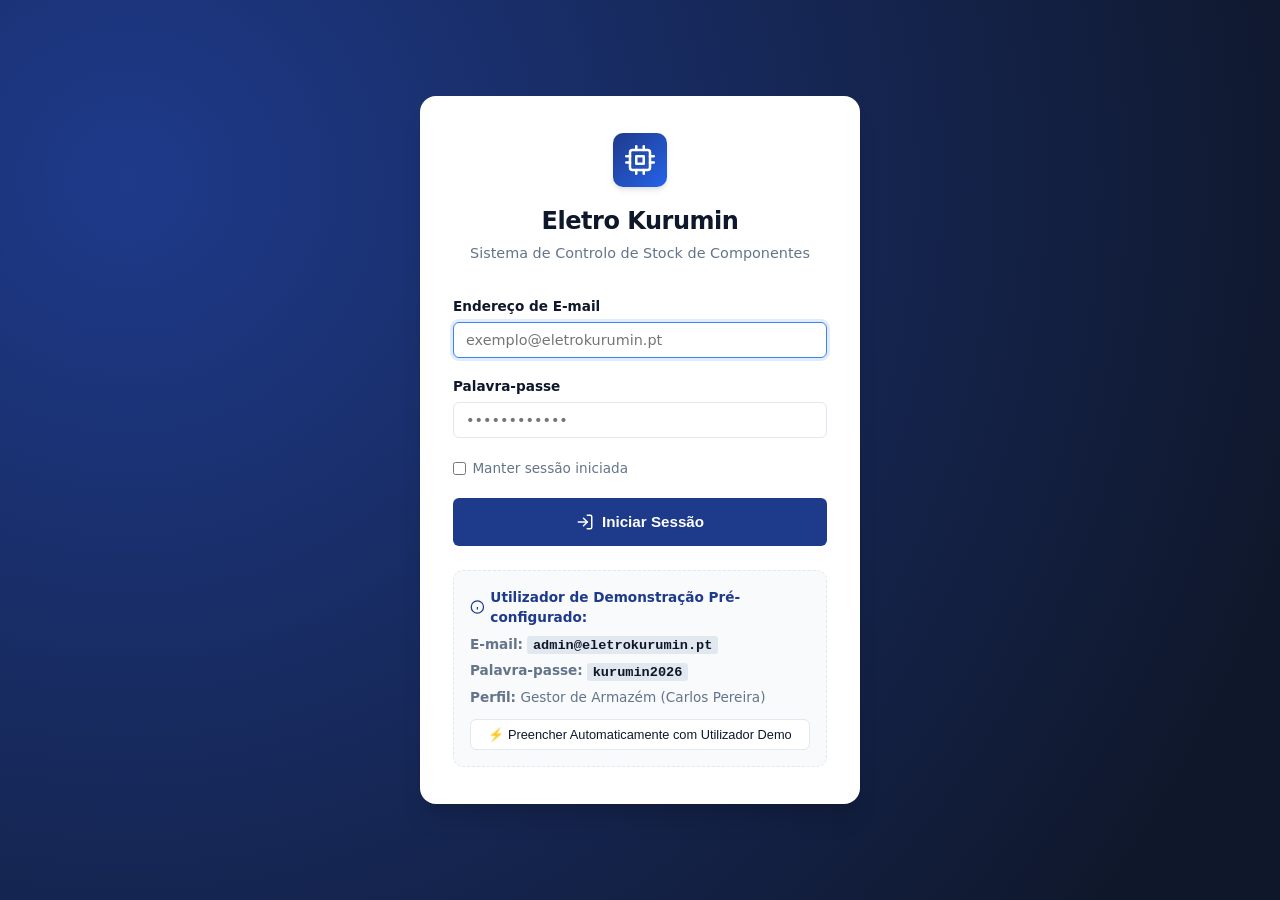
<file: atividade/index.html>
<!DOCTYPE html>
<html lang="pt-PT">
<head>
  <meta charset="UTF-8">
  <meta name="viewport" content="width=device-width, initial-scale=1.0">
  <title>Eletro Kurumin - Gestão de Stock de Componentes</title>
  <link rel="stylesheet" href="css/styles.css">
  <script src="js/auth.js"></script>
  <script>
    // Executa imediatamente para evitar cintilação da página se não estiver autenticado
    Auth.protegerPagina();
  </script>
</head>
<body>

  <!-- Barra de Navegação Superior -->
  <header class="navbar">
    <div class="navbar-container">
      <a href="index.html" class="brand">
        <div class="brand-icon">
          <svg viewBox="0 0 24 24" fill="none" stroke="currentColor" stroke-width="2" stroke-linecap="round" stroke-linejoin="round">
            <rect x="4" y="4" width="16" height="16" rx="2"></rect>
            <rect x="9" y="9" width="6" height="6"></rect>
            <line x1="9" y1="1" x2="9" y2="4"></line>
            <line x1="15" y1="1" x2="15" y2="4"></line>
            <line x1="9" y1="20" x2="9" y2="23"></line>
            <line x1="15" y1="20" x2="15" y2="23"></line>
            <line x1="20" y1="9" x2="23" y2="9"></line>
            <line x1="20" y1="14" x2="23" y2="14"></line>
            <line x1="1" y1="9" x2="4" y2="9"></line>
            <line x1="1" y1="14" x2="4" y2="14"></line>
          </svg>
        </div>
        <div class="brand-text">
          <span class="brand-title">Eletro Kurumin</span>
          <span class="brand-subtitle">Controlo de Stock</span>
        </div>
      </a>

      <nav>
        <ul class="nav-links">
          <li>
            <a href="index.html" class="nav-link active">
              <svg width="18" height="18" viewBox="0 0 24 24" fill="none" stroke="currentColor" stroke-width="2">
                <rect x="3" y="3" width="7" height="7"></rect>
                <rect x="14" y="3" width="7" height="7"></rect>
                <rect x="14" y="14" width="7" height="7"></rect>
                <rect x="3" y="14" width="7" height="7"></rect>
              </svg>
              Gestão de Componentes
            </a>
          </li>
          <li>
            <a href="relatorio.html" class="nav-link">
              <svg width="18" height="18" viewBox="0 0 24 24" fill="none" stroke="currentColor" stroke-width="2">
                <path d="M14 2H6a2 2 0 0 0-2 2v16a2 2 0 0 0 2 2h12a2 2 0 0 0 2-2V8z"></path>
                <polyline points="14 2 14 8 20 8"></polyline>
                <line x1="16" y1="13" x2="8" y2="13"></line>
                <line x1="16" y1="17" x2="8" y2="17"></line>
                <polyline points="10 9 9 9 8 9"></polyline>
              </svg>
              Relatório Detalhado
            </a>
          </li>
        </ul>
      </nav>

      <div class="nav-user">
        <div class="user-badge">
          <div class="user-avatar" id="header-user-avatar">CP</div>
          <span class="user-name" id="header-user-name">Carlos Pereira</span>
        </div>
        <button class="btn btn-secondary btn-sm btn-logout" title="Terminar sessão">
          <svg width="16" height="16" viewBox="0 0 24 24" fill="none" stroke="currentColor" stroke-width="2">
            <path d="M9 21H5a2 2 0 0 1-2-2V5a2 2 0 0 1 2-2h4"></path>
            <polyline points="16 17 21 12 16 7"></polyline>
            <line x1="21" y1="12" x2="9" y2="12"></line>
          </svg>
          Sair
        </button>
      </div>
    </div>
  </header>

  <!-- Conteúdo Principal -->
  <main class="main-wrapper">

    <!-- Cabeçalho da Página e Ações de Topo -->
    <div class="page-header">
      <div class="page-title">
        <h1>Gestão de Componentes Eletrónicos</h1>
        <p>Inventário em tempo real, registo e atualização de referências em armazém</p>
      </div>
      <div class="page-actions">
        <button type="button" id="btn-restaurar-demo" class="btn btn-secondary" title="Repor stock original de demonstração">
          <svg width="18" height="18" viewBox="0 0 24 24" fill="none" stroke="currentColor" stroke-width="2">
            <polyline points="1 4 1 10 7 10"></polyline>
            <path d="M3.51 15a9 9 0 1 0 2.13-9.36L1 10"></path>
          </svg>
          Repor Demo
        </button>
        <button type="button" id="btn-novo-componente" class="btn btn-primary">
          <svg width="18" height="18" viewBox="0 0 24 24" fill="none" stroke="currentColor" stroke-width="2">
            <line x1="12" y1="5" x2="12" y2="19"></line>
            <line x1="5" y1="12" x2="19" y2="12"></line>
          </svg>
          Novo Componente
        </button>
      </div>
    </div>

    <!-- Indicadores Rápidos (KPIs) -->
    <section class="stats-grid">
      <div class="stat-card">
        <div class="stat-icon blue">
          <svg viewBox="0 0 24 24" fill="none" stroke="currentColor" stroke-width="2">
            <path d="M21 16V8a2 2 0 0 0-1-1.73l-7-4a2 2 0 0 0-2 0l-7 4A2 2 0 0 0 3 8v8a2 2 0 0 0 1 1.73l7 4a2 2 0 0 0 2 0l7-4A2 2 0 0 0 21 16z"></path>
          </svg>
        </div>
        <div class="stat-info">
          <span class="stat-label">Total de Referências</span>
          <span class="stat-value" id="stat-total-ref">0</span>
          <span class="stat-sub">Modelos de componentes</span>
        </div>
      </div>

      <div class="stat-card">
        <div class="stat-icon blue">
          <svg viewBox="0 0 24 24" fill="none" stroke="currentColor" stroke-width="2">
            <line x1="16.5" y1="9.4" x2="7.5" y2="4.21"></line>
            <path d="M21 16V8a2 2 0 0 0-1-1.73l-7-4a2 2 0 0 0-2 0l-7 4A2 2 0 0 0 3 8v8a2 2 0 0 0 1 1.73l7 4a2 2 0 0 0 2 0l7-4A2 2 0 0 0 21 16z"></path>
            <polyline points="3.27 6.96 12 12.01 20.73 6.96"></polyline>
            <line x1="12" y1="22.08" x2="12" y2="12"></line>
          </svg>
        </div>
        <div class="stat-info">
          <span class="stat-label">Total de Peças</span>
          <span class="stat-value" id="stat-total-pecas">0</span>
          <span class="stat-sub">Unidades físicas em armazém</span>
        </div>
      </div>

      <div class="stat-card highlight-green">
        <div class="stat-icon green">
          <svg viewBox="0 0 24 24" fill="none" stroke="currentColor" stroke-width="2">
            <line x1="12" y1="1" x2="12" y2="23"></line>
            <path d="M17 5H9.5a3.5 3.5 0 0 0 0 7h5a3.5 3.5 0 0 1 0 7H6"></path>
          </svg>
        </div>
        <div class="stat-info">
          <span class="stat-label">Valor Total do Stock</span>
          <span class="stat-value primary-highlight" id="stat-valor-total">0,00 €</span>
          <span class="stat-sub">Soma de (Quantidade × Preço)</span>
        </div>
      </div>

      <div class="stat-card highlight-amber">
        <div class="stat-icon amber">
          <svg viewBox="0 0 24 24" fill="none" stroke="currentColor" stroke-width="2">
            <path d="M10.29 3.86L1.82 18a2 2 0 0 0 1.71 3h16.94a2 2 0 0 0 1.71-3L13.71 3.86a2 2 0 0 0-3.42 0z"></path>
            <line x1="12" y1="9" x2="12" y2="13"></line>
            <line x1="12" y1="17" x2="12.01" y2="17"></line>
          </svg>
        </div>
        <div class="stat-info">
          <span class="stat-label">Alerta de Stock Baixo</span>
          <span class="stat-value" id="stat-stock-baixo" style="color: var(--color-amber);">0</span>
          <span class="stat-sub">Componentes com ≤ 15 un.</span>
        </div>
      </div>
    </section>

    <!-- Cartão com Filtros e Tabela de Stock -->
    <div class="card">
      <div class="toolbar">
        <div class="toolbar-filters">
          <!-- Campo de Pesquisa em Tempo Real -->
          <div class="search-box">
            <svg viewBox="0 0 24 24" fill="none" stroke="currentColor" stroke-width="2">
              <circle cx="11" cy="11" r="8"></circle>
              <line x1="21" y1="21" x2="16.65" y2="16.65"></line>
            </svg>
            <input type="text" id="input-pesquisa" placeholder="Pesquisar por código, nome ou localização...">
          </div>

          <!-- Filtro por Categoria -->
          <select id="filtro-categoria" class="select-filter">
            <option value="">Todas as Categorias</option>
          </select>

          <!-- Filtro por Nível de Stock -->
          <select id="filtro-stock" class="select-filter">
            <option value="">Todos os Níveis</option>
            <option value="baixo">Apenas Stock Baixo (≤ 15 un.)</option>
            <option value="normal">Stock Normal (&gt; 15 un.)</option>
          </select>
        </div>

        <div style="font-size: 0.85rem; color: var(--color-text-muted);">
          Atualização automática no navegador
        </div>
      </div>

      <!-- Tabela de Componentes -->
      <div class="table-responsive">
        <table class="data-table">
          <thead>
            <tr>
              <th>Código / Ref.</th>
              <th>Designação do Componente</th>
              <th>Categoria</th>
              <th>Quantidade</th>
              <th>Preço Unit.</th>
              <th>Valor Total</th>
              <th>Localização</th>
              <th style="text-align: center;">Ações</th>
            </tr>
          </thead>
          <tbody id="stock-table-body">
            <!-- As linhas são inseridas via JavaScript -->
          </tbody>
        </table>

        <!-- Estado Vazio (Sem resultados) -->
        <div id="empty-state" class="empty-state" style="display: none;">
          <svg viewBox="0 0 24 24" fill="none" stroke="currentColor" stroke-width="1.5">
            <circle cx="12" cy="12" r="10"></circle>
            <line x1="8" y1="12" x2="16" y2="12"></line>
          </svg>
          <h3>Nenhum componente encontrado</h3>
          <p>Tente ajustar os termos de pesquisa ou os filtros aplicados.</p>
        </div>
      </div>
    </div>
  </main>

  <!-- Rodapé -->
  <footer class="footer">
    <div class="footer-content">
      <span><strong>Eletro Kurumin</strong> — Sistema Integrado de Gestão de Armazém</span>
      <span>Versão 1.0 (Produção) &bull; Desenvolvido em HTML5, CSS3 e JavaScript Puro</span>
    </div>
  </footer>

  <!-- =========================================================================
       MODAL 1: Registar / Editar Componente
       ========================================================================= -->
  <div class="modal-overlay" id="modal-componente">
    <div class="modal-card">
      <div class="modal-header">
        <h2 id="modal-titulo">Registar Novo Componente</h2>
        <button type="button" class="modal-close" id="btn-fechar-modal" title="Fechar">
          <svg width="20" height="20" viewBox="0 0 24 24" fill="none" stroke="currentColor" stroke-width="2">
            <line x1="18" y1="6" x2="6" y2="18"></line>
            <line x1="6" y1="6" x2="18" y2="18"></line>
          </svg>
        </button>
      </div>

      <form id="form-componente">
        <div class="modal-body">
          <input type="hidden" id="comp-id">

          <div class="form-grid">
            <!-- Código / Referência -->
            <div class="form-group">
              <label class="form-label" for="comp-codigo">
                Código / Referência <span class="required">*</span>
              </label>
              <input 
                type="text" 
                id="comp-codigo" 
                class="form-input" 
                placeholder="Ex: RES-10K-0805" 
                required
                autocomplete="off"
              >
              <span class="form-hint">Identificador único de armazém.</span>
            </div>

            <!-- Categoria -->
            <div class="form-group">
              <label class="form-label" for="comp-categoria">
                Categoria <span class="required">*</span>
              </label>
              <select id="comp-categoria" class="form-select" required>
                <option value="">Selecione uma categoria...</option>
                <option value="Passivos">Passivos (Resistências, Condensadores, Indutores)</option>
                <option value="Semicondutores">Semicondutores (Díodos, Transístores, FETs)</option>
                <option value="Circuitos Integrados">Circuitos Integrados &amp; MCUs</option>
                <option value="Sensores">Sensores e Transdutores</option>
                <option value="Optoeletrónica">Optoeletrónica (LEDs, Displays, Acopladores)</option>
                <option value="Eletromecânicos">Eletromecânicos (Relés, Interruptores)</option>
                <option value="Conectores">Conectores, Bornes e Cabos</option>
                <option value="Alimentação & Baterias">Alimentação &amp; Reguladores de Tensão</option>
              </select>
            </div>

            <!-- Nome / Designação -->
            <div class="form-group col-span-2">
              <label class="form-label" for="comp-nome">
                Designação do Componente <span class="required">*</span>
              </label>
              <input 
                type="text" 
                id="comp-nome" 
                class="form-input" 
                placeholder="Ex: Resistor SMD 10kΩ 1/8W 1%" 
                required
              >
            </div>

            <!-- Quantidade em Stock -->
            <div class="form-group">
              <label class="form-label" for="comp-quantidade">
                Quantidade em Stock <span class="required">*</span>
              </label>
              <input 
                type="number" 
                id="comp-quantidade" 
                class="form-input" 
                placeholder="0" 
                min="0" 
                step="1" 
                required
              >
              <span class="form-hint">Número inteiro não negativo (≥ 0).</span>
            </div>

            <!-- Preço Unitário -->
            <div class="form-group">
              <label class="form-label" for="comp-preco">
                Preço Unitário (€) <span class="required">*</span>
              </label>
              <input 
                type="number" 
                id="comp-preco" 
                class="form-input" 
                placeholder="0.00" 
                min="0.01" 
                step="0.01" 
                required
              >
              <span class="form-hint">Valor positivo estrito (&gt; 0,00 €).</span>
            </div>

            <!-- Localização no Armazém -->
            <div class="form-group col-span-2">
              <label class="form-label" for="comp-localizacao">
                Localização no Armazém <span class="required">*</span>
              </label>
              <input 
                type="text" 
                id="comp-localizacao" 
                class="form-input" 
                placeholder="Ex: Gaveta A-01, Prateleira 3, Caixa B" 
                required
              >
            </div>

            <!-- Observações Técnicas -->
            <div class="form-group col-span-2">
              <label class="form-label" for="comp-descricao">Observações / Encapsulamento (Opcional)</label>
              <textarea 
                id="comp-descricao" 
                class="form-textarea" 
                rows="2" 
                placeholder="Ex: Encapsulamento DIP-8, tolerância 1%, tensão máxima 50V..."
              ></textarea>
            </div>
          </div>
        </div>

        <div class="modal-footer">
          <button type="button" class="btn btn-secondary" id="btn-cancelar-modal">Cancelar</button>
          <button type="submit" class="btn btn-primary" id="btn-guardar-componente">
            <svg width="18" height="18" viewBox="0 0 24 24" fill="none" stroke="currentColor" stroke-width="2">
              <path d="M19 21H5a2 2 0 0 1-2-2V5a2 2 0 0 1 2-2h11l5 5v11a2 2 0 0 1-2 2z"></path>
              <polyline points="17 21 17 13 7 13 7 21"></polyline>
              <polyline points="7 3 7 8 15 8"></polyline>
            </svg>
            Guardar Componente
          </button>
        </div>
      </form>
    </div>
  </div>

  <!-- =========================================================================
       MODAL 2: Confirmação de Eliminação
       ========================================================================= -->
  <div class="modal-overlay" id="modal-eliminar">
    <div class="modal-card" style="max-width: 440px;">
      <div class="modal-header">
        <h2>Eliminar Componente</h2>
        <button type="button" class="modal-close" id="btn-fechar-modal-eliminar" title="Fechar">
          <svg width="20" height="20" viewBox="0 0 24 24" fill="none" stroke="currentColor" stroke-width="2">
            <line x1="18" y1="6" x2="6" y2="18"></line>
            <line x1="6" y1="6" x2="18" y2="18"></line>
          </svg>
        </button>
      </div>
      <div class="modal-body">
        <p style="color: var(--color-text-main); margin-bottom: 0.85rem;">
          Tem a certeza de que deseja eliminar o seguinte componente do inventário?
        </p>
        <div style="background-color: #fef2f2; border: 1px solid #fee2e2; padding: 0.85rem 1rem; border-radius: var(--radius-sm); margin-bottom: 1rem;">
          <strong id="eliminar-comp-nome" style="color: var(--color-danger); display: block;">Nome do Componente</strong>
          <span style="font-size: 0.85rem; color: var(--color-text-muted);">
            Código: <code id="eliminar-comp-codigo" style="font-weight: 600;">COD-000</code>
          </span>
        </div>
        <p style="font-size: 0.85rem; color: var(--color-text-muted);">
          Esta ação é irreversível e removerá o registo do armazém da Eletro Kurumin.
        </p>
      </div>
      <div class="modal-footer">
        <button type="button" class="btn btn-secondary" id="btn-cancelar-eliminar">Cancelar</button>
        <button type="button" class="btn btn-danger" id="btn-confirmar-eliminar">
          <svg width="18" height="18" viewBox="0 0 24 24" fill="none" stroke="currentColor" stroke-width="2">
            <polyline points="3 6 5 6 21 6"></polyline>
            <path d="M19 6v14a2 2 0 0 1-2 2H7a2 2 0 0 1-2-2V6m3 0V4a2 2 0 0 1 2-2h4a2 2 0 0 1 2 2v2"></path>
          </svg>
          Sim, Eliminar
        </button>
      </div>
    </div>
  </div>

  <!-- Contentor para Notificações Flutuantes (Toasts) -->
  <div id="toast-container" class="toast-container"></div>

  <!-- Scripts -->
  <script src="js/storage.js"></script>
  <script src="js/stock.js"></script>
</body>
</html>
</file>
<file: atividade/css/styles.css>
/* ==========================================================================
   Eletro Kurumin - Sistema de Controlo de Stock de Componentes Eletrónicos
   Ficheiro: styles.css
   Descrição: Estilos modernos, responsivos e profissionais em CSS puro
   ========================================================================== */

/* --------------------------------------------------------------------------
   1. Variáveis e Reset Global
   -------------------------------------------------------------------------- */
:root {
  --color-primary: #1e3a8a;       /* Azul marinho industrial */
  --color-primary-hover: #172554;
  --color-accent: #2563eb;        /* Azul elétrico */
  --color-accent-light: #dbeafe;
  --color-amber: #d97706;         /* Alerta e stock baixo */
  --color-amber-light: #fef3c7;
  --color-success: #059669;       /* Sucesso e valor financeiro */
  --color-success-light: #d1fae5;
  --color-danger: #dc2626;        /* Eliminação e erros */
  --color-danger-light: #fee2e2;

  --color-bg: #f8fafc;            /* Fundo geral da página */
  --color-surface: #ffffff;       /* Cartões e superfícies */
  --color-border: #e2e8f0;        /* Linhas e separadores */
  --color-border-focus: #3b82f6;

  --color-text-main: #0f172a;     /* Texto de alto contraste */
  --color-text-muted: #64748b;    /* Texto secundário */
  --color-text-light: #94a3b8;

  --radius-sm: 6px;
  --radius-md: 10px;
  --radius-lg: 16px;

  --shadow-sm: 0 1px 2px 0 rgba(0, 0, 0, 0.05);
  --shadow-md: 0 4px 6px -1px rgba(0, 0, 0, 0.1), 0 2px 4px -2px rgba(0, 0, 0, 0.08);
  --shadow-lg: 0 10px 15px -3px rgba(0, 0, 0, 0.1), 0 4px 6px -4px rgba(0, 0, 0, 0.08);
  --shadow-xl: 0 20px 25px -5px rgba(0, 0, 0, 0.12), 0 8px 10px -6px rgba(0, 0, 0, 0.08);

  --font-sans: system-ui, -apple-system, BlinkMacSystemFont, "Segoe UI", Roboto, "Helvetica Neue", Arial, sans-serif;
  --font-mono: ui-monospace, SFMono-Regular, Menlo, Monaco, Consolas, "Liberation Mono", monospace;
  --transition: all 0.2s ease-in-out;
}

*, *::before, *::after {
  box-sizing: border-box;
  margin: 0;
  padding: 0;
}

body {
  font-family: var(--font-sans);
  background-color: var(--color-bg);
  color: var(--color-text-main);
  line-height: 1.5;
  min-height: 100vh;
  display: flex;
  flex-direction: column;
}

/* --------------------------------------------------------------------------
   2. Barra Superior de Navegação (Navbar)
   -------------------------------------------------------------------------- */
.navbar {
  background-color: var(--color-surface);
  border-bottom: 1px solid var(--color-border);
  position: sticky;
  top: 0;
  z-index: 100;
  box-shadow: var(--shadow-sm);
}

.navbar-container {
  max-width: 1280px;
  margin: 0 auto;
  padding: 0.75rem 1.5rem;
  display: flex;
  align-items: center;
  justify-content: space-between;
  gap: 1rem;
}

.brand {
  display: flex;
  align-items: center;
  gap: 0.75rem;
  text-decoration: none;
  color: var(--color-primary);
}

.brand-icon {
  width: 38px;
  height: 38px;
  background: linear-gradient(135deg, var(--color-primary), var(--color-accent));
  color: #ffffff;
  border-radius: var(--radius-md);
  display: flex;
  align-items: center;
  justify-content: center;
  box-shadow: var(--shadow-sm);
}

.brand-icon svg {
  width: 22px;
  height: 22px;
  fill: currentColor;
}

.brand-text {
  display: flex;
  flex-direction: column;
}

.brand-title {
  font-size: 1.25rem;
  font-weight: 700;
  letter-spacing: -0.02em;
  color: var(--color-text-main);
  line-height: 1.2;
}

.brand-subtitle {
  font-size: 0.72rem;
  text-transform: uppercase;
  letter-spacing: 0.08em;
  color: var(--color-text-muted);
  font-weight: 600;
}

.nav-links {
  display: flex;
  align-items: center;
  gap: 0.5rem;
  list-style: none;
}

.nav-link {
  display: inline-flex;
  align-items: center;
  gap: 0.4rem;
  padding: 0.5rem 0.85rem;
  border-radius: var(--radius-sm);
  font-size: 0.9rem;
  font-weight: 500;
  color: var(--color-text-muted);
  text-decoration: none;
  transition: var(--transition);
}

.nav-link:hover {
  color: var(--color-primary);
  background-color: var(--color-accent-light);
}

.nav-link.active {
  color: var(--color-primary);
  background-color: var(--color-accent-light);
  font-weight: 600;
}

.nav-user {
  display: flex;
  align-items: center;
  gap: 1rem;
}

.user-badge {
  display: flex;
  align-items: center;
  gap: 0.6rem;
  padding: 0.35rem 0.75rem;
  background-color: #f1f5f9;
  border-radius: 9999px;
  border: 1px solid var(--color-border);
  font-size: 0.85rem;
}

.user-avatar {
  width: 26px;
  height: 26px;
  border-radius: 50%;
  background-color: var(--color-primary);
  color: #fff;
  display: flex;
  align-items: center;
  justify-content: center;
  font-size: 0.75rem;
  font-weight: 600;
}

.user-name {
  font-weight: 600;
  color: var(--color-text-main);
}

/* --------------------------------------------------------------------------
   3. Conteúdo Principal e Layout
   -------------------------------------------------------------------------- */
.main-wrapper {
  max-width: 1280px;
  margin: 0 auto;
  padding: 2rem 1.5rem;
  flex: 1;
  width: 100%;
}

.page-header {
  display: flex;
  flex-wrap: wrap;
  align-items: center;
  justify-content: space-between;
  gap: 1rem;
  margin-bottom: 1.75rem;
}

.page-title h1 {
  font-size: 1.75rem;
  font-weight: 700;
  color: var(--color-text-main);
  letter-spacing: -0.02em;
}

.page-title p {
  color: var(--color-text-muted);
  font-size: 0.95rem;
  margin-top: 0.2rem;
}

.page-actions {
  display: flex;
  align-items: center;
  gap: 0.75rem;
  flex-wrap: wrap;
}

/* --------------------------------------------------------------------------
   4. Botões
   -------------------------------------------------------------------------- */
.btn {
  display: inline-flex;
  align-items: center;
  justify-content: center;
  gap: 0.5rem;
  padding: 0.55rem 1rem;
  font-size: 0.9rem;
  font-weight: 500;
  border-radius: var(--radius-sm);
  border: 1px solid transparent;
  cursor: pointer;
  transition: var(--transition);
  text-decoration: none;
  line-height: 1.4;
  white-space: nowrap;
}

.btn svg {
  width: 18px;
  height: 18px;
}

.btn-primary {
  background-color: var(--color-primary);
  color: #ffffff;
}

.btn-primary:hover {
  background-color: var(--color-primary-hover);
  box-shadow: var(--shadow-sm);
}

.btn-secondary {
  background-color: #ffffff;
  color: var(--color-text-main);
  border-color: var(--color-border);
}

.btn-secondary:hover {
  background-color: #f8fafc;
  border-color: #cbd5e1;
}

.btn-success {
  background-color: var(--color-success);
  color: #ffffff;
}

.btn-success:hover {
  background-color: #047857;
}

.btn-danger {
  background-color: var(--color-danger);
  color: #ffffff;
}

.btn-danger:hover {
  background-color: #b91c1c;
}

.btn-sm {
  padding: 0.35rem 0.65rem;
  font-size: 0.8rem;
}

.btn-icon {
  padding: 0.45rem;
  border-radius: var(--radius-sm);
}

/* --------------------------------------------------------------------------
   5. Cartões de Resumo (KPIs)
   -------------------------------------------------------------------------- */
.stats-grid {
  display: grid;
  grid-template-columns: repeat(auto-fit, minmax(240px, 1fr));
  gap: 1.25rem;
  margin-bottom: 2rem;
}

.stat-card {
  background-color: var(--color-surface);
  border-radius: var(--radius-md);
  padding: 1.25rem 1.5rem;
  border: 1px solid var(--color-border);
  box-shadow: var(--shadow-sm);
  display: flex;
  align-items: center;
  gap: 1.25rem;
  position: relative;
  overflow: hidden;
  transition: var(--transition);
}

.stat-card:hover {
  transform: translateY(-2px);
  box-shadow: var(--shadow-md);
}

.stat-card.highlight {
  border-color: #93c5fd;
  background: linear-gradient(135deg, #ffffff 60%, #eff6ff 100%);
}

.stat-card.highlight-amber {
  border-color: #fde68a;
  background: linear-gradient(135deg, #ffffff 60%, #fffbeb 100%);
}

.stat-card.highlight-green {
  border-color: #a7f3d0;
  background: linear-gradient(135deg, #ffffff 60%, #ecfdf5 100%);
}

.stat-icon {
  width: 48px;
  height: 48px;
  border-radius: var(--radius-md);
  display: flex;
  align-items: center;
  justify-content: center;
  flex-shrink: 0;
}

.stat-icon svg {
  width: 24px;
  height: 24px;
}

.stat-icon.blue {
  background-color: var(--color-accent-light);
  color: var(--color-accent);
}

.stat-icon.green {
  background-color: var(--color-success-light);
  color: var(--color-success);
}

.stat-icon.amber {
  background-color: var(--color-amber-light);
  color: var(--color-amber);
}

.stat-info {
  display: flex;
  flex-direction: column;
}

.stat-label {
  font-size: 0.8rem;
  font-weight: 600;
  color: var(--color-text-muted);
  text-transform: uppercase;
  letter-spacing: 0.04em;
}

.stat-value {
  font-size: 1.55rem;
  font-weight: 700;
  color: var(--color-text-main);
  margin-top: 0.2rem;
  line-height: 1.2;
}

.stat-value.primary-highlight {
  color: var(--color-success);
  font-size: 1.85rem;
  font-weight: 800;
}

.stat-sub {
  font-size: 0.75rem;
  color: var(--color-text-light);
  margin-top: 0.2rem;
}

/* --------------------------------------------------------------------------
   6. Secção de Filtros e Pesquisa
   -------------------------------------------------------------------------- */
.card {
  background-color: var(--color-surface);
  border-radius: var(--radius-md);
  border: 1px solid var(--color-border);
  box-shadow: var(--shadow-sm);
  margin-bottom: 1.75rem;
  overflow: hidden;
}

.card-header {
  padding: 1rem 1.25rem;
  border-bottom: 1px solid var(--color-border);
  display: flex;
  align-items: center;
  justify-content: space-between;
  gap: 1rem;
}

.card-title {
  font-size: 1.05rem;
  font-weight: 600;
  color: var(--color-text-main);
}

.toolbar {
  padding: 1rem 1.25rem;
  display: flex;
  flex-wrap: wrap;
  align-items: center;
  justify-content: space-between;
  gap: 1rem;
  background-color: #fafbfc;
  border-bottom: 1px solid var(--color-border);
}

.toolbar-filters {
  display: flex;
  flex-wrap: wrap;
  align-items: center;
  gap: 0.75rem;
  flex: 1;
}

.search-box {
  position: relative;
  min-width: 260px;
  flex: 1;
  max-width: 380px;
}

.search-box svg {
  position: absolute;
  left: 0.75rem;
  top: 50%;
  transform: translateY(-50%);
  width: 16px;
  height: 16px;
  color: var(--color-text-light);
  pointer-events: none;
}

.search-box input {
  width: 100%;
  padding: 0.5rem 0.75rem 0.5rem 2.25rem;
  font-size: 0.875rem;
  border: 1px solid var(--color-border);
  border-radius: var(--radius-sm);
  background-color: #ffffff;
  color: var(--color-text-main);
  transition: var(--transition);
}

.search-box input:focus {
  outline: none;
  border-color: var(--color-border-focus);
  box-shadow: 0 0 0 3px rgba(59, 130, 246, 0.15);
}

.select-filter {
  padding: 0.5rem 2rem 0.5rem 0.75rem;
  font-size: 0.875rem;
  border: 1px solid var(--color-border);
  border-radius: var(--radius-sm);
  background-color: #ffffff;
  color: var(--color-text-main);
  cursor: pointer;
  appearance: none;
  background-image: url("data:image/svg+xml,%3Csvg xmlns='http://www.w3.org/2000/svg' fill='none' viewBox='0 0 24 24' stroke='%2364748b'%3E%3Cpath stroke-linecap='round' stroke-linejoin='round' stroke-width='2' d='M19 9l-7 7-7-7'%3E%3C/path%3E%3C/svg%3E");
  background-repeat: no-repeat;
  background-position: right 0.6rem center;
  background-size: 14px;
}

.select-filter:focus {
  outline: none;
  border-color: var(--color-border-focus);
}

/* --------------------------------------------------------------------------
   7. Tabela de Componentes
   -------------------------------------------------------------------------- */
.table-responsive {
  width: 100%;
  overflow-x: auto;
}

.data-table {
  width: 100%;
  border-collapse: collapse;
  text-align: left;
  font-size: 0.9rem;
}

.data-table th {
  background-color: #f8fafc;
  padding: 0.85rem 1rem;
  font-weight: 600;
  color: var(--color-text-muted);
  font-size: 0.78rem;
  text-transform: uppercase;
  letter-spacing: 0.05em;
  border-bottom: 1px solid var(--color-border);
  white-space: nowrap;
}

.data-table td {
  padding: 0.85rem 1rem;
  border-bottom: 1px solid var(--color-border);
  vertical-align: middle;
  color: var(--color-text-main);
}

.data-table tbody tr {
  transition: var(--transition);
}

.data-table tbody tr:hover {
  background-color: #f8fafc;
}

.code-badge {
  font-family: var(--font-mono);
  font-size: 0.82rem;
  font-weight: 600;
  background-color: #f1f5f9;
  color: var(--color-primary);
  padding: 0.2rem 0.5rem;
  border-radius: 4px;
  border: 1px solid #cbd5e1;
  display: inline-block;
}

.category-tag {
  display: inline-block;
  padding: 0.2rem 0.6rem;
  border-radius: 9999px;
  font-size: 0.75rem;
  font-weight: 500;
  background-color: #eff6ff;
  color: #1d4ed8;
  border: 1px solid #bfdbfe;
}

.stock-badge {
  display: inline-flex;
  align-items: center;
  gap: 0.35rem;
  padding: 0.2rem 0.6rem;
  border-radius: 9999px;
  font-size: 0.8rem;
  font-weight: 600;
}

.stock-badge.normal {
  background-color: var(--color-success-light);
  color: #065f46;
}

.stock-badge.low {
  background-color: var(--color-amber-light);
  color: #92400e;
  border: 1px solid #fde68a;
}

.stock-badge.empty {
  background-color: var(--color-danger-light);
  color: #991b1b;
  border: 1px solid #fecaca;
}

.price-cell {
  font-family: var(--font-mono);
  font-weight: 500;
}

.total-cell {
  font-family: var(--font-mono);
  font-weight: 700;
  color: var(--color-success);
}

.location-cell {
  display: inline-flex;
  align-items: center;
  gap: 0.35rem;
  color: var(--color-text-muted);
  font-size: 0.85rem;
}

.table-actions {
  display: flex;
  align-items: center;
  gap: 0.4rem;
}

.empty-state {
  text-align: center;
  padding: 3.5rem 1.5rem;
  color: var(--color-text-muted);
}

.empty-state svg {
  width: 48px;
  height: 48px;
  color: var(--color-text-light);
  margin-bottom: 0.75rem;
}

.empty-state h3 {
  font-size: 1.1rem;
  color: var(--color-text-main);
  margin-bottom: 0.3rem;
}

/* --------------------------------------------------------------------------
   8. Modais (Registo, Edição e Eliminação)
   -------------------------------------------------------------------------- */
.modal-overlay {
  position: fixed;
  top: 0;
  left: 0;
  right: 0;
  bottom: 0;
  background-color: rgba(15, 23, 42, 0.6);
  backdrop-filter: blur(3px);
  display: flex;
  align-items: center;
  justify-content: center;
  z-index: 1000;
  padding: 1rem;
  opacity: 0;
  visibility: hidden;
  transition: opacity 0.2s ease, visibility 0.2s ease;
}

.modal-overlay.active {
  opacity: 1;
  visibility: visible;
}

.modal-card {
  background-color: var(--color-surface);
  border-radius: var(--radius-lg);
  box-shadow: var(--shadow-xl);
  width: 100%;
  max-width: 580px;
  max-height: 90vh;
  overflow-y: auto;
  border: 1px solid var(--color-border);
  transform: scale(0.95);
  transition: transform 0.2s ease;
}

.modal-overlay.active .modal-card {
  transform: scale(1);
}

.modal-header {
  padding: 1.25rem 1.5rem;
  border-bottom: 1px solid var(--color-border);
  display: flex;
  align-items: center;
  justify-content: space-between;
}

.modal-header h2 {
  font-size: 1.25rem;
  font-weight: 700;
  color: var(--color-text-main);
}

.modal-close {
  background: transparent;
  border: none;
  color: var(--color-text-light);
  cursor: pointer;
  padding: 0.25rem;
  border-radius: var(--radius-sm);
  display: flex;
  align-items: center;
  justify-content: center;
  transition: var(--transition);
}

.modal-close:hover {
  color: var(--color-text-main);
  background-color: #f1f5f9;
}

.modal-body {
  padding: 1.5rem;
}

.modal-footer {
  padding: 1rem 1.5rem;
  background-color: #f8fafc;
  border-top: 1px solid var(--color-border);
  display: flex;
  align-items: center;
  justify-content: flex-end;
  gap: 0.75rem;
  border-bottom-left-radius: var(--radius-lg);
  border-bottom-right-radius: var(--radius-lg);
}

/* Formulários */
.form-grid {
  display: grid;
  grid-template-columns: repeat(2, 1fr);
  gap: 1rem;
}

.form-group {
  display: flex;
  flex-direction: column;
  gap: 0.35rem;
}

.form-group.col-span-2 {
  grid-column: span 2;
}

.form-label {
  font-size: 0.85rem;
  font-weight: 600;
  color: var(--color-text-main);
}

.form-label .required {
  color: var(--color-danger);
}

.form-input, .form-select, .form-textarea {
  width: 100%;
  padding: 0.55rem 0.75rem;
  font-size: 0.9rem;
  border: 1px solid var(--color-border);
  border-radius: var(--radius-sm);
  background-color: #ffffff;
  color: var(--color-text-main);
  transition: var(--transition);
  font-family: inherit;
}

.form-input:focus, .form-select:focus, .form-textarea:focus {
  outline: none;
  border-color: var(--color-border-focus);
  box-shadow: 0 0 0 3px rgba(59, 130, 246, 0.15);
}

.form-input.is-invalid {
  border-color: var(--color-danger);
  background-color: #fef2f2;
}

.form-hint {
  font-size: 0.75rem;
  color: var(--color-text-muted);
}

.form-error {
  font-size: 0.75rem;
  color: var(--color-danger);
  display: none;
  margin-top: 0.2rem;
}

.form-error.visible {
  display: block;
}

/* --------------------------------------------------------------------------
   9. Ecrã de Início de Sessão (Login)
   -------------------------------------------------------------------------- */
.login-page {
  min-height: 100vh;
  display: flex;
  align-items: center;
  justify-content: center;
  background: radial-gradient(circle at 10% 20%, #1e3a8a 0%, #0f172a 90%);
  padding: 1.5rem;
}

.login-card {
  width: 100%;
  max-width: 440px;
  background-color: #ffffff;
  border-radius: var(--radius-lg);
  box-shadow: var(--shadow-xl);
  padding: 2.25rem 2rem;
  border: 1px solid rgba(255, 255, 255, 0.1);
}

.login-header {
  text-align: center;
  margin-bottom: 2rem;
}

.login-brand-icon {
  width: 54px;
  height: 54px;
  background: linear-gradient(135deg, var(--color-primary), var(--color-accent));
  color: #ffffff;
  border-radius: var(--radius-md);
  display: inline-flex;
  align-items: center;
  justify-content: center;
  box-shadow: var(--shadow-md);
  margin-bottom: 1rem;
}

.login-brand-icon svg {
  width: 30px;
  height: 30px;
}

.login-header h1 {
  font-size: 1.5rem;
  font-weight: 700;
  color: var(--color-text-main);
  letter-spacing: -0.02em;
}

.login-header p {
  color: var(--color-text-muted);
  font-size: 0.9rem;
  margin-top: 0.25rem;
}

.demo-credentials-box {
  margin-top: 1.5rem;
  padding: 1rem;
  background-color: #f8fafc;
  border: 1px dashed var(--color-border);
  border-radius: var(--radius-md);
  font-size: 0.85rem;
}

.demo-credentials-box h4 {
  font-size: 0.85rem;
  font-weight: 600;
  color: var(--color-primary);
  margin-bottom: 0.4rem;
  display: flex;
  align-items: center;
  gap: 0.35rem;
}

.demo-credentials-box ul {
  list-style: none;
  color: var(--color-text-muted);
  display: flex;
  flex-direction: column;
  gap: 0.25rem;
}

.demo-credentials-box code {
  font-family: var(--font-mono);
  background-color: #e2e8f0;
  padding: 0.1rem 0.35rem;
  border-radius: 3px;
  color: var(--color-text-main);
  font-weight: 600;
}

/* --------------------------------------------------------------------------
   10. Notificações Toast
   -------------------------------------------------------------------------- */
.toast-container {
  position: fixed;
  bottom: 1.5rem;
  right: 1.5rem;
  z-index: 2000;
  display: flex;
  flex-direction: column;
  gap: 0.5rem;
}

.toast {
  background-color: var(--color-text-main);
  color: #ffffff;
  padding: 0.75rem 1.25rem;
  border-radius: var(--radius-sm);
  box-shadow: var(--shadow-lg);
  font-size: 0.875rem;
  display: flex;
  align-items: center;
  gap: 0.6rem;
  animation: slideInRight 0.3s ease;
}

.toast.toast-success {
  background-color: var(--color-success);
}

.toast.toast-danger {
  background-color: var(--color-danger);
}

.toast.toast-info {
  background-color: var(--color-primary);
}

@keyframes slideInRight {
  from {
    transform: translateX(100%);
    opacity: 0;
  }
  to {
    transform: translateX(0);
    opacity: 1;
  }
}

/* --------------------------------------------------------------------------
   11. Rodapé
   -------------------------------------------------------------------------- */
.footer {
  background-color: var(--color-surface);
  border-top: 1px solid var(--color-border);
  padding: 1.25rem 1.5rem;
  font-size: 0.85rem;
  color: var(--color-text-muted);
  text-align: center;
  margin-top: auto;
}

.footer-content {
  max-width: 1280px;
  margin: 0 auto;
  display: flex;
  align-items: center;
  justify-content: space-between;
  flex-wrap: wrap;
  gap: 0.75rem;
}

/* --------------------------------------------------------------------------
   12. Estilos Exclusivos para Impressão (@media print)
   -------------------------------------------------------------------------- */
.print-only {
  display: none !important;
}

@media print {
  body {
    background-color: #ffffff !important;
    color: #000000 !important;
    font-size: 10pt;
  }

  .navbar,
  .page-actions,
  .toolbar,
  .table-actions,
  .modal-overlay,
  .toast-container,
  .btn,
  .no-print {
    display: none !important;
  }

  .main-wrapper {
    max-width: 100% !important;
    padding: 0 !important;
    margin: 0 !important;
  }

  .card {
    border: none !important;
    box-shadow: none !important;
    margin: 0 !important;
  }

  .print-only {
    display: block !important;
  }

  .print-header {
    border-bottom: 2px solid #000;
    padding-bottom: 12px;
    margin-bottom: 20px;
    display: flex;
    justify-content: space-between;
    align-items: flex-end;
  }

  .print-title {
    font-size: 18pt;
    font-weight: bold;
    color: #000;
  }

  .print-meta {
    font-size: 9pt;
    color: #333;
    text-align: right;
  }

  .stats-grid {
    display: grid !important;
    grid-template-columns: repeat(4, 1fr) !important;
    gap: 10px !important;
    margin-bottom: 20px !important;
    page-break-inside: avoid;
  }

  .stat-card {
    border: 1px solid #ccc !important;
    box-shadow: none !important;
    padding: 10px !important;
    background: #fff !important;
  }

  .stat-value {
    font-size: 14pt !important;
    color: #000 !important;
  }

  .data-table {
    border: 1px solid #333 !important;
    font-size: 8.5pt !important;
    width: 100% !important;
  }

  .data-table th, .data-table td {
    border: 1px solid #ddd !important;
    padding: 6px 8px !important;
    color: #000 !important;
  }

  .data-table th {
    background-color: #f0f0f0 !important;
    font-weight: bold !important;
  }

  .code-badge {
    background-color: transparent !important;
    border: 1px solid #999 !important;
    color: #000 !important;
  }

  .category-tag, .stock-badge {
    background-color: transparent !important;
    border: 1px solid #999 !important;
    color: #000 !important;
  }

  .print-signatures {
    margin-top: 40px;
    display: flex;
    justify-content: space-between;
    page-break-inside: avoid;
  }

  .signature-block {
    width: 45%;
    border-top: 1px solid #000;
    padding-top: 6px;
    text-align: center;
    font-size: 9pt;
  }
}

/* --------------------------------------------------------------------------
   13. Responsividade Móvel
   -------------------------------------------------------------------------- */
@media (max-width: 768px) {
  .navbar-container {
    flex-direction: column;
    align-items: flex-start;
    padding: 0.75rem 1rem;
  }

  .nav-links {
    width: 100%;
    justify-content: flex-start;
  }

  .nav-user {
    width: 100%;
    justify-content: space-between;
  }

  .form-grid {
    grid-template-columns: 1fr;
  }

  .form-group.col-span-2 {
    grid-column: span 1;
  }

  .page-header {
    flex-direction: column;
    align-items: flex-start;
  }

  .stats-grid {
    grid-template-columns: 1fr;
  }

  .toolbar {
    flex-direction: column;
    align-items: stretch;
  }

  .search-box {
    max-width: 100%;
  }

  .footer-content {
    flex-direction: column;
    text-align: center;
  }
}
</file>
